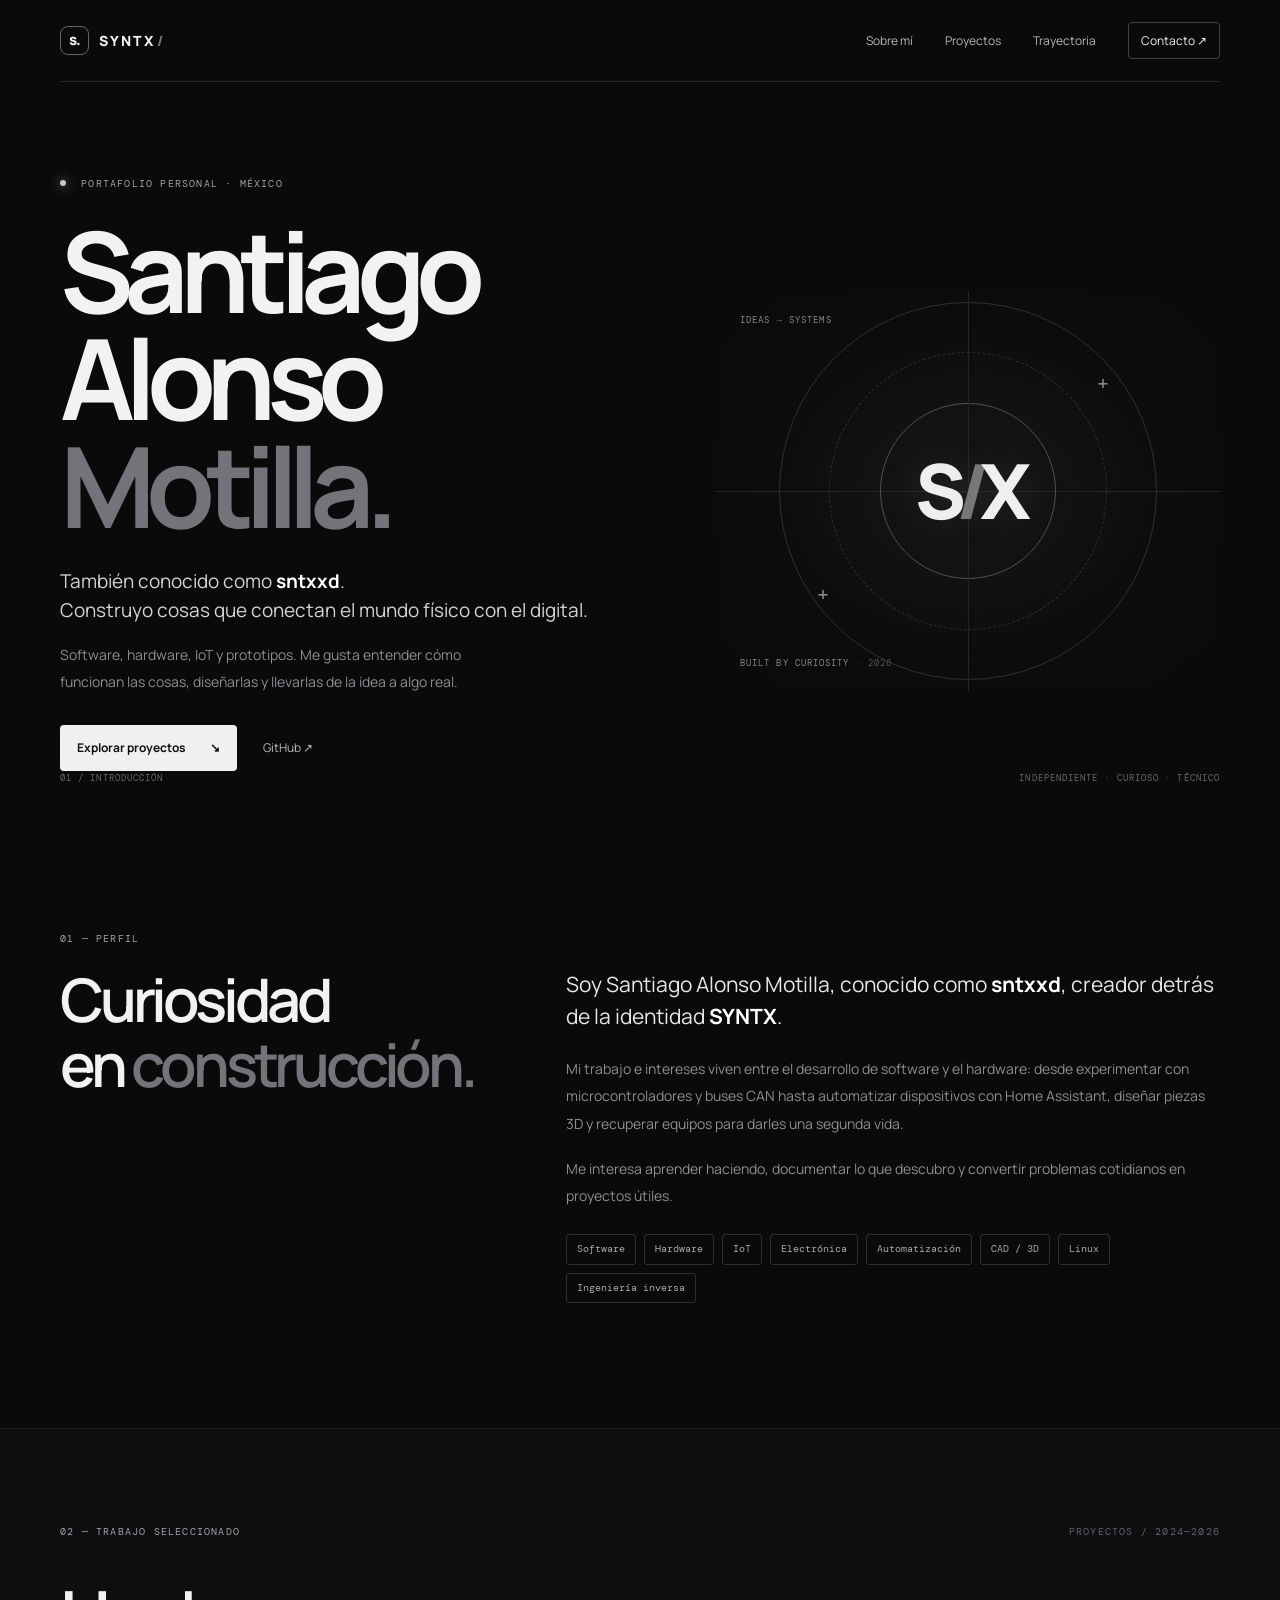
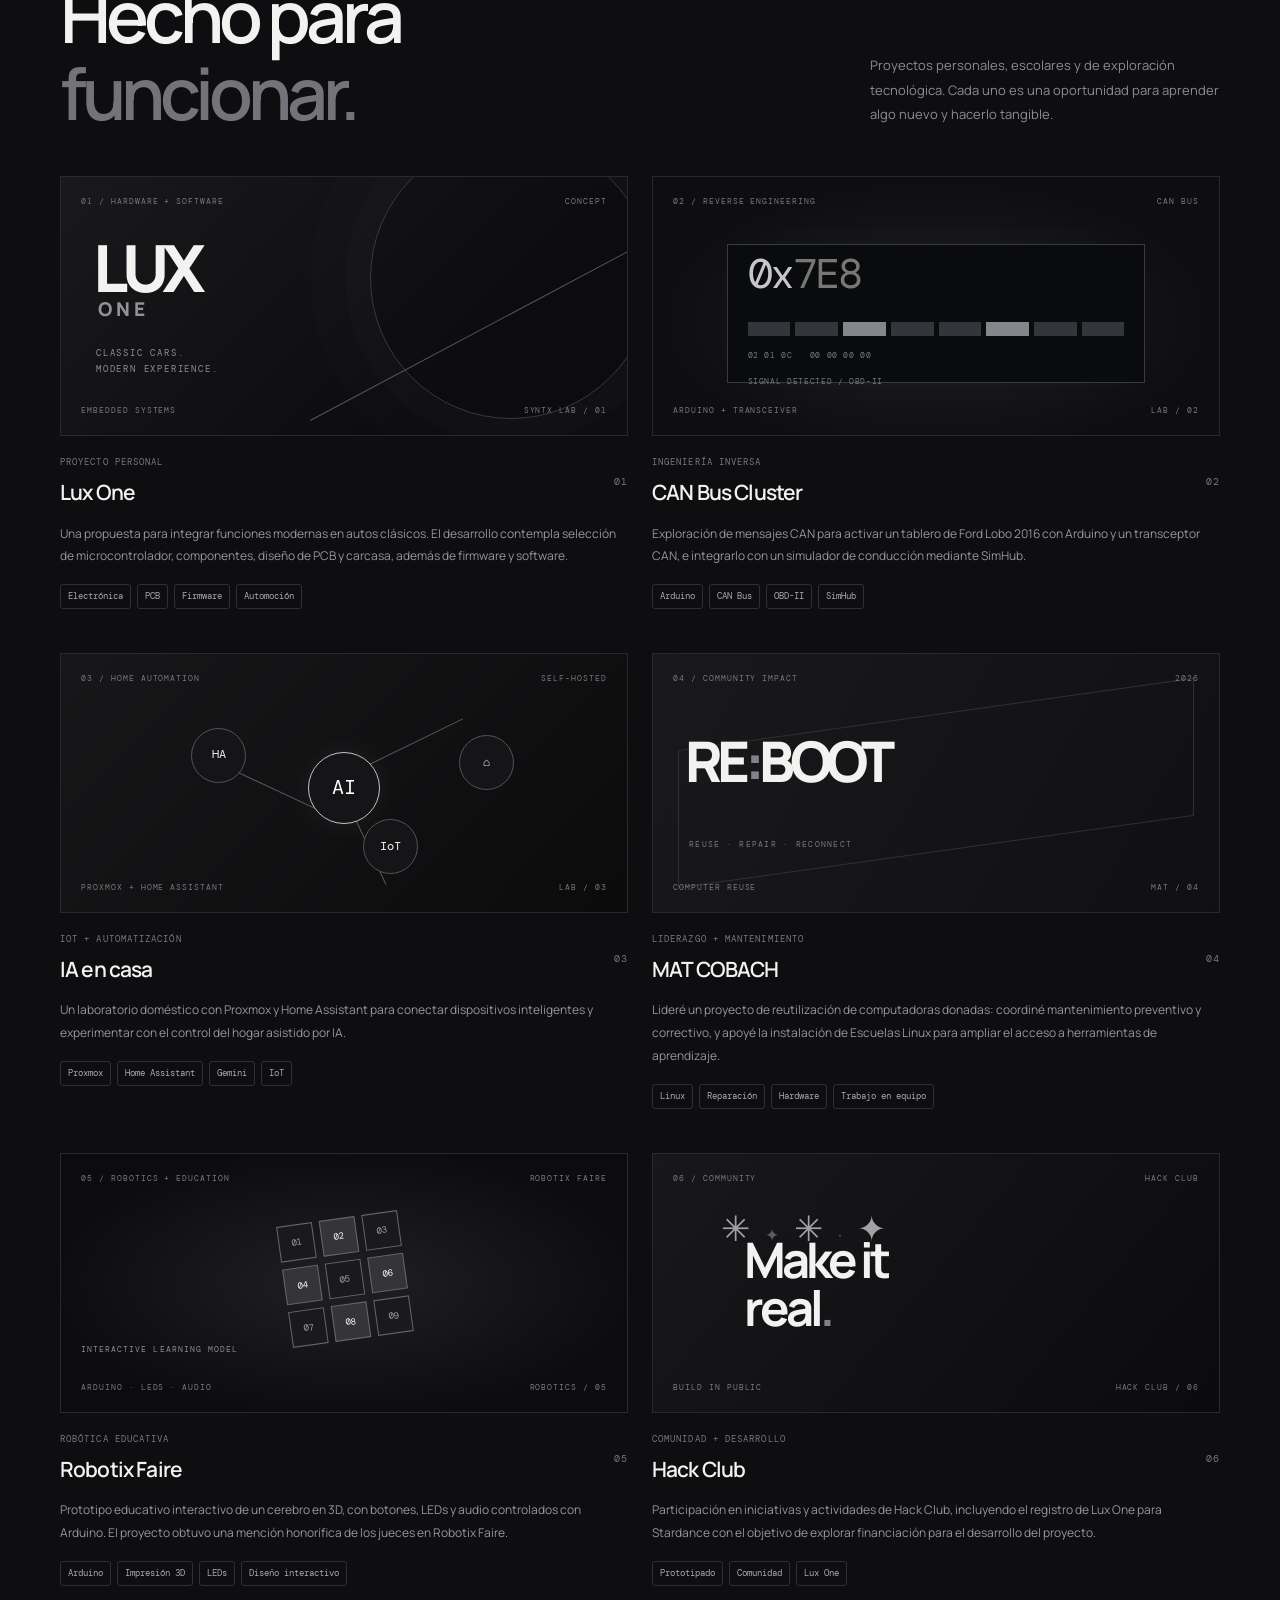
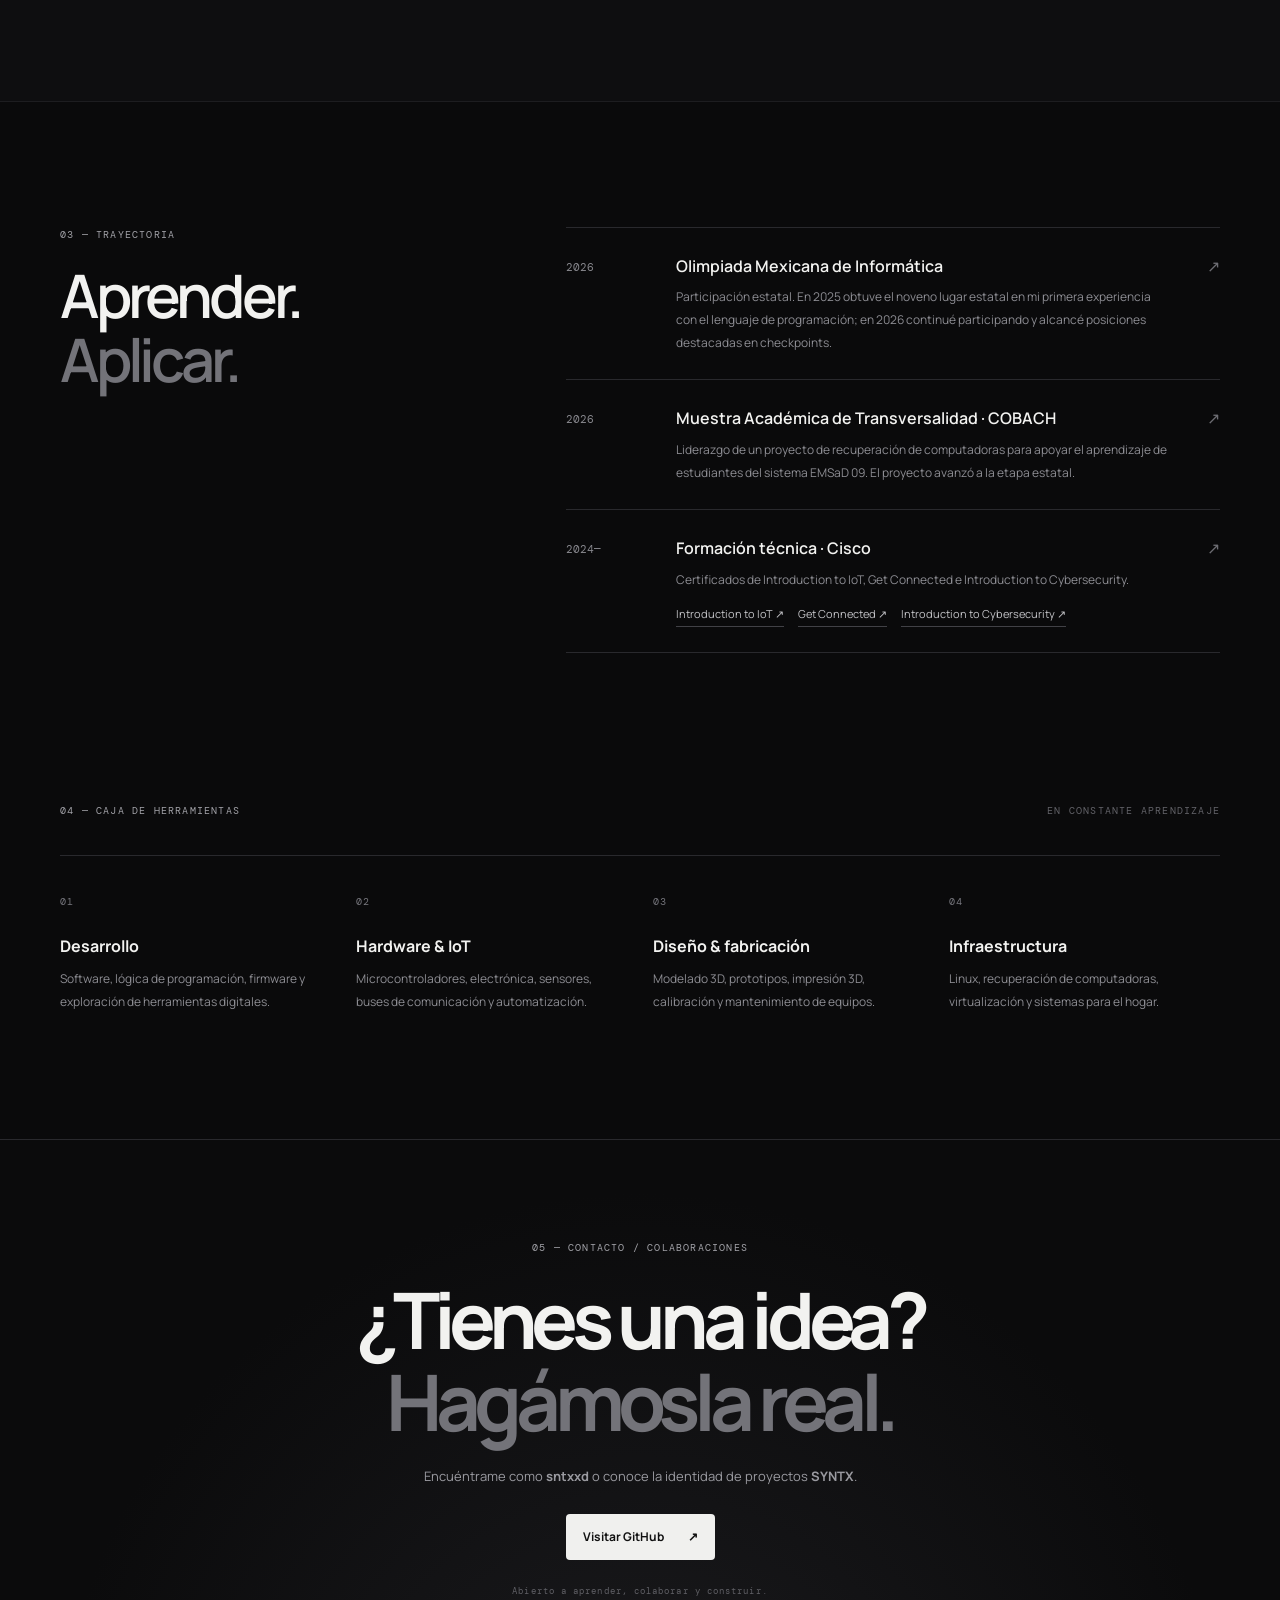
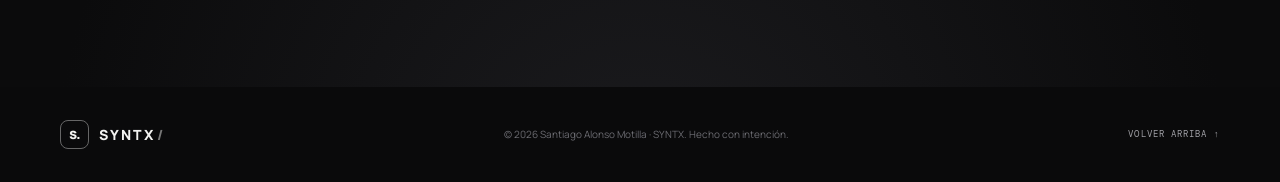
<file: index.html>
<!doctype html>
<html lang="es-MX">
<head>
  <meta charset="utf-8">
  <meta name="viewport" content="width=device-width, initial-scale=1">
  <meta name="theme-color" content="#0a0a0b">
  <meta name="color-scheme" content="dark">
  <title>Santiago Alonso Motilla (@sntxxd) | SYNTX — Portafolio tecnológico</title>
  <meta name="description" content="Portafolio de Santiago Alonso Motilla, conocido como sntxxd y creador de SYNTX. Proyectos de software, hardware, IoT, electrónica, automatización, impresión 3D e ingeniería inversa en México.">
  <meta name="keywords" content="Santiago Alonso Motilla, Santiago Alonso Motilla México, sntxxd, SYNTX, Santiago Alonso desarrollador, portafolio tecnológico, software, hardware, IoT, electrónica, automatización, impresión 3D, ingeniería inversa, Lux One, Hack Club, Olimpiada Mexicana de Informática">
  <meta name="author" content="Santiago Alonso Motilla">
  <link rel="canonical" href="https://sntxxd.github.io/">
  <meta property="og:url" content="https://sntxxd.github.io/">
  <meta name="robots" content="index, follow, max-image-preview:large">
  <meta property="og:type" content="website">
  <meta property="og:locale" content="es_MX">
  <meta property="og:title" content="Santiago Alonso Motilla (@sntxxd) | SYNTX">
  <meta property="og:description" content="Portafolio de Santiago Alonso Motilla, conocido como sntxxd y creador de SYNTX. Proyectos de software, hardware, IoT y prototipado.">
  <meta property="og:image" content="assets/mat-cobach.jpg">
  <meta name="twitter:card" content="summary_large_image">
  <link rel="icon" href="favicon.svg" type="image/svg+xml">
  <link rel="stylesheet" href="styles.css">
  <script type="application/ld+json">
  {
    "@context": "https://schema.org",
    "@graph": [
      {
        "@type": "Person",
        "@id": "https://sntxxd.github.io/#santiago-alonso-motilla",
        "name": "Santiago Alonso Motilla",
        "alternateName": ["sntxxd", "SNTXXD", "Santiago Alonso"],
        "url": "https://sntxxd.github.io/",
        "mainEntityOfPage": "https://sntxxd.github.io/",
        "description": "Santiago Alonso Motilla, conocido como sntxxd, es un creador tecnológico de México. Su portafolio reúne proyectos de software, hardware, IoT, electrónica, automatización, impresión 3D e ingeniería inversa.",
        "disambiguatingDescription": "Portafolio tecnológico personal de Santiago Alonso Motilla (sntxxd), asociado a la marca de proyectos SYNTX.",
        "knowsAbout": ["Desarrollo de software", "Hardware", "Internet of Things", "Electrónica", "Automatización", "Impresión 3D", "Diseño 3D", "Ingeniería inversa", "Ciberseguridad", "Linux", "Home Assistant"],
        "sameAs": ["https://github.com/sntxxd"],
        "worksFor": {"@id": "https://sntxxd.github.io/#syntx"}
      },
      {
        "@type": "Organization",
        "@id": "https://sntxxd.github.io/#syntx",
        "name": "SYNTX",
        "url": "https://sntxxd.github.io/",
        "description": "Identidad de proyectos tecnológicos de Santiago Alonso Motilla (sntxxd).",
        "founder": {"@id": "https://sntxxd.github.io/#santiago-alonso-motilla"}
      }
    ]
  }
  </script>
</head>
<body>
  <a class="skip-link" href="#contenido">Saltar al contenido</a>
  <header class="topbar wrap">
    <a class="brand" href="#inicio" aria-label="SYNTX, inicio"><span class="brand-mark">s.</span><span>SYNTX<span class="brand-dot">/</span></span></a>
    <nav aria-label="Navegación principal">
      <a href="#sobre-mi">Sobre mí</a><a href="#proyectos">Proyectos</a><a href="#trayectoria">Trayectoria</a><a href="#contacto" class="nav-contact">Contacto <span aria-hidden="true">↗</span></a>
    </nav>
  </header>

  <main id="contenido">
    <section class="hero wrap" id="inicio">
      <div class="hero-copy">
        <p class="eyebrow"><span class="status-dot"></span> PORTAFOLIO PERSONAL · MÉXICO</p>
        <h1>Santiago Alonso<br><span>Motilla.</span></h1>
        <p class="hero-subtitle">También conocido como <strong>sntxxd</strong>.<br>Construyo cosas que conectan el mundo físico con el digital.</p>
        <p class="hero-description">Software, hardware, IoT y prototipos. Me gusta entender cómo funcionan las cosas, diseñarlas y llevarlas de la idea a algo real.</p>
        <div class="hero-actions"><a class="button button-light" href="#proyectos">Explorar proyectos <span aria-hidden="true">↘</span></a><a class="text-link" href="https://github.com/sntxxd" target="_blank" rel="me noopener noreferrer">GitHub <span aria-hidden="true">↗</span></a></div>
      </div>
      <div class="hero-art" aria-label="Identidad visual de SYNTX" role="img">
        <div class="orbit orbit-one"></div><div class="orbit orbit-two"></div><div class="orbit orbit-three"></div>
        <div class="hero-monogram">S<span>/</span>X</div><div class="art-label label-top">IDEAS → SYSTEMS</div><div class="art-label label-bottom">BUILT BY CURIOSITY<span> · 2026</span></div><div class="crosshair crosshair-a">+</div><div class="crosshair crosshair-b">+</div>
      </div>
      <div class="hero-index"><span>01 / INTRODUCCIÓN</span><span>INDEPENDIENTE · CURIOSO · TÉCNICO</span></div>
    </section>

    <section class="section wrap" id="sobre-mi">
      <div class="section-heading"><p class="eyebrow">01 — PERFIL</p><h2>Curiosidad<br>en <span>construcción.</span></h2></div>
      <div class="about-content"><p class="lead">Soy Santiago Alonso Motilla, conocido como <strong>sntxxd</strong>, creador detrás de la identidad <strong>SYNTX</strong>.</p><p>Mi trabajo e intereses viven entre el desarrollo de software y el hardware: desde experimentar con microcontroladores y buses CAN hasta automatizar dispositivos con Home Assistant, diseñar piezas 3D y recuperar equipos para darles una segunda vida.</p><p>Me interesa aprender haciendo, documentar lo que descubro y convertir problemas cotidianos en proyectos útiles.</p><div class="skill-tags"><span>Software</span><span>Hardware</span><span>IoT</span><span>Electrónica</span><span>Automatización</span><span>CAD / 3D</span><span>Linux</span><span>Ingeniería inversa</span></div></div>
    </section>

    <section class="section projects-section" id="proyectos">
      <div class="wrap">
        <div class="section-topline"><p class="eyebrow">02 — TRABAJO SELECCIONADO</p><span class="muted">PROYECTOS / 2024—2026</span></div>
        <div class="projects-intro"><h2>Hecho para<br><span>funcionar.</span></h2><p>Proyectos personales, escolares y de exploración tecnológica. Cada uno es una oportunidad para aprender algo nuevo y hacerlo tangible.</p></div>
        <div class="project-grid">
          <article class="project-card project-featured"><div class="project-visual lux-visual"><div class="visual-top"><span>01 / HARDWARE + SOFTWARE</span><span>CONCEPT</span></div><div class="lux-wordmark">LUX<span>ONE</span></div><div class="lux-line"></div><p>CLASSIC CARS.<br>MODERN EXPERIENCE.</p><div class="visual-bottom"><span>EMBEDDED SYSTEMS</span><span>SYNTX LAB / 01</span></div></div><div class="project-meta"><div><p class="project-type">PROYECTO PERSONAL</p><h3>Lux One</h3></div><span class="project-number">01</span></div><p>Una propuesta para integrar funciones modernas en autos clásicos. El desarrollo contempla selección de microcontrolador, componentes, diseño de PCB y carcasa, además de firmware y software.</p><div class="project-tags"><span>Electrónica</span><span>PCB</span><span>Firmware</span><span>Automoción</span></div></article>
          <article class="project-card"><div class="project-visual can-visual"><div class="visual-top"><span>02 / REVERSE ENGINEERING</span><span>CAN BUS</span></div><div class="can-screen"><div class="can-big">0x<span>7E8</span></div><div class="can-row"><i></i><i></i><i></i><i></i><i></i><i></i><i></i><i></i></div><div class="can-data">02 01 0C&nbsp;&nbsp; 00 00 00 00</div><div class="can-caption">SIGNAL DETECTED / OBD-II</div></div><div class="visual-bottom"><span>ARDUINO + TRANSCEIVER</span><span>LAB / 02</span></div></div><div class="project-meta"><div><p class="project-type">INGENIERÍA INVERSA</p><h3>CAN Bus Cluster</h3></div><span class="project-number">02</span></div><p>Exploración de mensajes CAN para activar un tablero de Ford Lobo 2016 con Arduino y un transceptor CAN, e integrarlo con un simulador de conducción mediante SimHub.</p><div class="project-tags"><span>Arduino</span><span>CAN Bus</span><span>OBD-II</span><span>SimHub</span></div></article>
          <article class="project-card"><div class="project-visual home-visual"><div class="visual-top"><span>03 / HOME AUTOMATION</span><span>SELF-HOSTED</span></div><div class="home-diagram"><div class="node node-main">AI</div><div class="node node-a">HA</div><div class="node node-b">⌂</div><div class="node node-c">IoT</div><div class="wire wire-a"></div><div class="wire wire-b"></div><div class="wire wire-c"></div></div><div class="visual-bottom"><span>PROXMOX + HOME ASSISTANT</span><span>LAB / 03</span></div></div><div class="project-meta"><div><p class="project-type">IOT + AUTOMATIZACIÓN</p><h3>IA en casa</h3></div><span class="project-number">03</span></div><p>Un laboratorio doméstico con Proxmox y Home Assistant para conectar dispositivos inteligentes y experimentar con el control del hogar asistido por IA.</p><div class="project-tags"><span>Proxmox</span><span>Home Assistant</span><span>Gemini</span><span>IoT</span></div></article>
          <article class="project-card"><div class="project-visual refurb-visual"><div class="visual-top"><span>04 / COMMUNITY IMPACT</span><span>2026</span></div><div class="refurb-type">RE<span>:</span>BOOT</div><div class="refurb-sub">REUSE · REPAIR · RECONNECT</div><div class="visual-bottom"><span>COMPUTER REUSE</span><span>MAT / 04</span></div></div><div class="project-meta"><div><p class="project-type">LIDERAZGO + MANTENIMIENTO</p><h3>MAT COBACH</h3></div><span class="project-number">04</span></div><p>Lideré un proyecto de reutilización de computadoras donadas: coordiné mantenimiento preventivo y correctivo, y apoyé la instalación de Escuelas Linux para ampliar el acceso a herramientas de aprendizaje.</p><div class="project-tags"><span>Linux</span><span>Reparación</span><span>Hardware</span><span>Trabajo en equipo</span></div></article>
          <article class="project-card"><div class="project-visual robot-visual"><div class="visual-top"><span>05 / ROBOTICS + EDUCATION</span><span>ROBOTIX FAIRE</span></div><div class="brain-grid"><span>01</span><span>02</span><span>03</span><span>04</span><span>05</span><span>06</span><span>07</span><span>08</span><span>09</span></div><div class="robot-caption">INTERACTIVE LEARNING MODEL</div><div class="visual-bottom"><span>ARDUINO · LEDS · AUDIO</span><span>ROBOTICS / 05</span></div></div><div class="project-meta"><div><p class="project-type">ROBÓTICA EDUCATIVA</p><h3>Robotix Faire</h3></div><span class="project-number">05</span></div><p>Prototipo educativo interactivo de un cerebro en 3D, con botones, LEDs y audio controlados con Arduino. El proyecto obtuvo una mención honorífica de los jueces en Robotix Faire.</p><div class="project-tags"><span>Arduino</span><span>Impresión 3D</span><span>LEDs</span><span>Diseño interactivo</span></div></article>
          <article class="project-card"><div class="project-visual stardance-visual"><div class="visual-top"><span>06 / COMMUNITY</span><span>HACK CLUB</span></div><div class="starfield">✳<span>✦</span>✳<span>·</span>✦</div><div class="stardance-title">Make it<br>real<span>.</span></div><div class="visual-bottom"><span>BUILD IN PUBLIC</span><span>HACK CLUB / 06</span></div></div><div class="project-meta"><div><p class="project-type">COMUNIDAD + DESARROLLO</p><h3>Hack Club</h3></div><span class="project-number">06</span></div><p>Participación en iniciativas y actividades de Hack Club, incluyendo el registro de Lux One para Stardance con el objetivo de explorar financiación para el desarrollo del proyecto.</p><div class="project-tags"><span>Prototipado</span><span>Comunidad</span><span>Lux One</span></div></article>
        </div>
      </div>
    </section>

    <section class="section wrap" id="trayectoria">
      <div class="section-heading"><p class="eyebrow">03 — TRAYECTORIA</p><h2>Aprender.<br><span>Aplicar.</span></h2></div>
      <div class="timeline">
        <article class="timeline-item"><time>2026</time><div><h3>Olimpiada Mexicana de Informática</h3><p>Participación estatal. En 2025 obtuve el noveno lugar estatal en mi primera experiencia con el lenguaje de programación; en 2026 continué participando y alcancé posiciones destacadas en checkpoints.</p></div><span class="timeline-mark">↗</span></article>
        <article class="timeline-item"><time>2026</time><div><h3>Muestra Académica de Transversalidad · COBACH</h3><p>Liderazgo de un proyecto de recuperación de computadoras para apoyar el aprendizaje de estudiantes del sistema EMSaD 09. El proyecto avanzó a la etapa estatal.</p></div><span class="timeline-mark">↗</span></article>
        <article class="timeline-item"><time>2024—</time><div><h3>Formación técnica · Cisco</h3><p>Certificados de Introduction to IoT, Get Connected e Introduction to Cybersecurity.</p><div class="certificate-links"><a href="assets/certificates/cisco-introduction-to-iot.pdf" target="_blank" rel="noopener">Introduction to IoT ↗</a><a href="assets/certificates/cisco-get-connected.pdf" target="_blank" rel="noopener">Get Connected ↗</a><a href="assets/certificates/cisco-introduction-to-cybersecurity.pdf" target="_blank" rel="noopener">Introduction to Cybersecurity ↗</a></div></div><span class="timeline-mark">↗</span></article>
      </div>
    </section>

    <section class="section wrap capabilities" id="enfoque"><div class="section-topline"><p class="eyebrow">04 — CAJA DE HERRAMIENTAS</p><span class="muted">EN CONSTANTE APRENDIZAJE</span></div><div class="capability-grid"><div><span class="cap-number">01</span><h3>Desarrollo</h3><p>Software, lógica de programación, firmware y exploración de herramientas digitales.</p></div><div><span class="cap-number">02</span><h3>Hardware & IoT</h3><p>Microcontroladores, electrónica, sensores, buses de comunicación y automatización.</p></div><div><span class="cap-number">03</span><h3>Diseño & fabricación</h3><p>Modelado 3D, prototipos, impresión 3D, calibración y mantenimiento de equipos.</p></div><div><span class="cap-number">04</span><h3>Infraestructura</h3><p>Linux, recuperación de computadoras, virtualización y sistemas para el hogar.</p></div></div></section>

    <section class="contact-section" id="contacto"><div class="wrap contact-inner"><p class="eyebrow">05 — CONTACTO / COLABORACIONES</p><h2>¿Tienes una idea?<br><span>Hagámosla real.</span></h2><p>Encuéntrame como <strong>sntxxd</strong> o conoce la identidad de proyectos <strong>SYNTX</strong>.</p><a class="button button-light" href="https://github.com/sntxxd" target="_blank" rel="me noopener noreferrer">Visitar GitHub <span aria-hidden="true">↗</span></a><p class="contact-note">Abierto a aprender, colaborar y construir.</p></div></section>
  </main>
  <footer class="footer wrap"><a class="brand" href="#inicio"><span class="brand-mark">s.</span><span>SYNTX<span class="brand-dot">/</span></span></a><p>© <span id="year">2026</span> Santiago Alonso Motilla · SYNTX. Hecho con intención.</p><a href="#inicio" class="back-top">VOLVER ARRIBA ↑</a></footer>
  <script src="script.js" defer></script>
</body>
</html>
</file>
<file: styles.css>
@import url('https://fonts.googleapis.com/css2?family=DM+Mono:wght@400;500&family=Manrope:wght@400;500;600;700;800&display=swap');
:root{--bg:#0a0a0b;--panel:#111113;--panel2:#161618;--line:#29292d;--text:#f2f2f0;--muted:#8d8d93;--soft:#b8b8bc;--white:#fff;--mono:'DM Mono',monospace;--sans:'Manrope',Arial,sans-serif;--max:1160px}*{box-sizing:border-box}html{scroll-behavior:smooth;scroll-padding-top:88px}body{margin:0;background:var(--bg);color:var(--text);font-family:var(--sans);line-height:1.65;-webkit-font-smoothing:antialiased}a{color:inherit;text-decoration:none}a:focus-visible{outline:2px solid #fff;outline-offset:5px}.wrap{width:min(var(--max),calc(100% - 64px));margin-inline:auto}.skip-link{position:absolute;left:-9999px;top:0;background:#fff;color:#000;padding:10px}.skip-link:focus{left:12px;z-index:100}.topbar{height:82px;display:flex;align-items:center;justify-content:space-between;border-bottom:1px solid var(--line)}.brand{display:inline-flex;align-items:center;gap:10px;font-weight:800;letter-spacing:.14em;font-size:14px}.brand-mark{display:grid;place-items:center;width:29px;height:29px;border:1px solid #666;border-radius:8px;font-size:15px;letter-spacing:-.08em}.brand-dot{color:#777;margin-left:2px}.topbar nav{display:flex;align-items:center;gap:32px;font-size:12px;color:var(--soft)}.topbar nav a{transition:color .2s}.topbar nav a:hover,.text-link:hover,.certificate-links a:hover{color:#fff}.topbar .nav-contact{border:1px solid #404044;border-radius:4px;padding:8px 12px;color:var(--text)}.hero{min-height:610px;padding-top:94px;position:relative;display:grid;grid-template-columns:1.1fr .9fr;align-items:center;gap:40px}.hero-copy{position:relative;z-index:2;padding-bottom:35px}.eyebrow,.muted,.hero-index,.art-label,.visual-top,.visual-bottom,.project-type,.project-number,.cap-number,.back-top,.contact-note{font-family:var(--mono);font-size:10px;letter-spacing:.12em}.eyebrow{color:#a2a2a8;margin:0 0 24px}.status-dot{display:inline-block;width:6px;height:6px;border-radius:50%;background:#c9c9cb;margin:0 8px 1px 0;box-shadow:0 0 12px #aaa}.hero h1{font-size:clamp(64px,9vw,112px);letter-spacing:-.085em;line-height:.96;margin:0 0 28px;font-weight:700}.hero h1 span,.section h2 span,.contact-inner h2 span{color:#737379}.hero-subtitle{font-size:19px;line-height:1.55;color:#d4d4d7;margin:0 0 16px}.hero-subtitle strong{color:#fff}.hero-description{max-width:440px;color:var(--muted);font-size:14px;line-height:1.9;margin:0}.hero-actions{display:flex;align-items:center;gap:26px;margin-top:30px}.button{display:inline-flex;align-items:center;gap:24px;padding:13px 17px;border-radius:4px;font-size:12px;font-weight:700;transition:transform .2s,background .2s}.button:hover{transform:translateY(-2px)}.button-light{background:#f0f0ee;color:#111}.button-light:hover{background:#fff}.text-link{font-size:12px;color:#b9b9bd}.hero-art{height:400px;position:relative;display:grid;place-items:center;overflow:hidden;background:radial-gradient(ellipse at center,#171719 0%,#0c0c0d 60%,#0a0a0b 100%)}.hero-art:before,.hero-art:after{content:'';position:absolute;background:#252529}.hero-art:before{height:1px;left:0;right:0;top:50%}.hero-art:after{width:1px;top:0;bottom:0;left:50%}.orbit{position:absolute;border:1px solid #303034;border-radius:50%;aspect-ratio:1}.orbit-one{width:75%}.orbit-two{width:55%;border-style:dashed;animation:spin 70s linear infinite}.orbit-three{width:35%;border-color:#515156}.hero-monogram{font-size:76px;letter-spacing:-.13em;font-weight:800;z-index:1;color:#efefef;text-shadow:0 0 45px #aaa2}.hero-monogram span{color:#777}.art-label{position:absolute;color:#888;z-index:2;font-size:9px}.label-top{top:22px;left:24px}.label-bottom{bottom:20px;left:24px}.label-bottom span{color:#555}.crosshair{position:absolute;color:#8a8a90;font-family:var(--mono);font-size:20px}.crosshair-a{top:19%;right:22%}.crosshair-b{bottom:20%;left:20%}.hero-index{position:absolute;bottom:20px;left:0;right:0;display:flex;justify-content:space-between;color:#68686e;font-size:9px}.section{padding-top:125px;padding-bottom:125px;display:grid;grid-template-columns:.8fr 1.2fr;gap:70px}.section-heading h2,.projects-intro h2{font-size:clamp(40px,5vw,60px);letter-spacing:-.07em;line-height:1.07;margin:0;font-weight:600}.section-heading .eyebrow{margin-bottom:20px}.about-content{padding-top:37px;max-width:660px}.about-content p{color:var(--muted);font-size:14px;line-height:1.95;margin:0 0 18px}.about-content .lead{font-size:21px;line-height:1.55;color:#e7e7e9;margin-bottom:22px}.about-content strong{color:#fff}.skill-tags,.project-tags{display:flex;flex-wrap:wrap;gap:8px;margin-top:25px}.skill-tags span,.project-tags span{border:1px solid #303034;border-radius:3px;padding:6px 10px;font-family:var(--mono);font-size:10px;color:#a9a9af}.projects-section{display:block;padding-top:95px;padding-bottom:115px;background:#0e0e10;border-top:1px solid #1d1d20;border-bottom:1px solid #1d1d20}.section-topline{display:flex;justify-content:space-between;align-items:center;margin-bottom:36px}.section-topline .eyebrow{margin:0}.muted{color:#626268}.projects-intro{display:flex;justify-content:space-between;align-items:end;gap:40px;margin-bottom:45px}.projects-intro h2{font-size:clamp(48px,6vw,72px)}.projects-intro p{max-width:350px;color:var(--muted);font-size:13px;line-height:1.9;margin:0 0 4px}.project-grid{display:grid;grid-template-columns:repeat(2,minmax(0,1fr));gap:44px 24px}.project-card{min-width:0}.project-visual{height:260px;background:#141416;border:1px solid #29292d;position:relative;overflow:hidden;padding:18px 20px;display:flex;flex-direction:column;justify-content:space-between}.visual-top,.visual-bottom{display:flex;justify-content:space-between;gap:10px;color:#77777f;font-size:8px;position:relative;z-index:2}.lux-visual{background:linear-gradient(135deg,#19191b,#0c0c0e 72%)}.lux-visual:before{content:'';position:absolute;width:280px;height:280px;border:1px solid #3a3a3e;border-radius:50%;right:-25px;top:-40px;box-shadow:0 0 0 25px #ffffff03,0 0 0 60px #ffffff02}.lux-wordmark{font-size:65px;font-weight:800;letter-spacing:-.1em;margin-left:12px;line-height:1}.lux-wordmark span{font-size:19px;letter-spacing:.2em;display:block;color:#929298;margin-left:5px}.lux-visual>p{font-family:var(--mono);font-size:9px;letter-spacing:.2em;line-height:1.8;color:#8e8e94;margin:0 0 0 15px}.lux-line{position:absolute;left:40%;right:-10%;height:1px;top:58%;background:#55555b;transform:rotate(-28deg)}.project-meta{display:flex;align-items:center;justify-content:space-between;margin-top:19px}.project-type{color:#77777f;font-size:9px;margin:0 0 5px}.project-meta h3{font-size:21px;letter-spacing:-.04em;margin:0;font-weight:600}.project-number{color:#777;font-size:10px}.project-card>p{font-size:12px;line-height:1.9;color:#96969d;margin:13px 0 0}.project-tags{margin-top:16px;gap:6px}.project-tags span{font-size:9px;padding:4px 7px}.can-visual{background:radial-gradient(ellipse at 50% 55%,#1c1d20,#0e0e10 70%)}.can-screen{position:absolute;left:13%;right:13%;top:26%;bottom:20%;border:1px solid #393a3e;background:#0a0b0c;padding:20px;display:flex;flex-direction:column;justify-content:center;gap:13px;box-shadow:0 0 35px #ffffff05}.can-big{font-family:var(--mono);font-size:42px;letter-spacing:-.06em;color:#c7c7cb}.can-big span{color:#777}.can-row{display:flex;gap:5px}.can-row i{height:14px;flex:1;background:#34353a}.can-row i:nth-child(3n){background:#85858c}.can-data,.can-caption{font-family:var(--mono);font-size:8px;color:#77777e;letter-spacing:.08em}.home-visual{background:linear-gradient(135deg,#171719,#0b0b0c)}.home-diagram{position:absolute;inset:40px 0 30px;display:grid;place-items:center}.node{position:absolute;width:55px;height:55px;border:1px solid #535359;border-radius:50%;display:grid;place-items:center;background:#151517;font-family:var(--mono);font-size:12px;z-index:2}.node-main{width:72px;height:72px;border-color:#c3c3c7;color:#fff;font-size:20px;box-shadow:0 0 30px #ffffff10}.node-a{top:18%;left:23%}.node-b{top:22%;right:20%}.node-c{bottom:4%;right:37%}.wire{position:absolute;height:1px;background:#55555b;transform-origin:left center}.wire-a{width:115px;top:41%;left:31%;transform:rotate(25deg)}.wire-b{width:120px;top:41%;left:52%;transform:rotate(-26deg)}.wire-c{width:85px;top:60%;left:51%;transform:rotate(65deg)}.refurb-visual{background:linear-gradient(120deg,#19191b,#101012)}.refurb-visual:after{content:'';position:absolute;inset:60px 25px;border:1px solid #303035;transform:skewY(-8deg)}.refurb-type{font-size:56px;font-weight:800;letter-spacing:-.1em;z-index:1;margin-left:12px}.refurb-type span,.stardance-title span{color:#818187}.refurb-sub{font-family:var(--mono);font-size:8px;letter-spacing:.16em;color:#77777f;z-index:1;margin-left:16px}.robot-visual{background:radial-gradient(ellipse at center,#202023,#0c0c0e 75%)}.brain-grid{display:grid;grid-template-columns:repeat(3,36px);gap:7px;align-self:center;position:absolute;top:25%;left:calc(50% - 60px);transform:rotate(-8deg)}.brain-grid span{width:36px;height:36px;border:1px solid #66666c;display:grid;place-items:center;font-family:var(--mono);font-size:9px;color:#a4a4aa;background:#1a1a1d}.brain-grid span:nth-child(2n){background:#343439;color:#fff}.robot-caption{position:absolute;left:20px;bottom:56px;font-family:var(--mono);font-size:8px;letter-spacing:.13em;color:#8b8b91}.stardance-visual{background:linear-gradient(130deg,#18181b,#0b0b0d)}.starfield{position:absolute;left:12%;top:18%;font-size:35px;color:#a1a1a6;letter-spacing:15px}.starfield span{font-size:17px;color:#5b5b62}.stardance-title{position:absolute;top:32%;left:16%;font-size:49px;line-height:.98;letter-spacing:-.08em;font-weight:700}.timeline{border-top:1px solid var(--line)}.timeline-item{display:grid;grid-template-columns:90px 1fr 30px;gap:20px;padding:25px 0;border-bottom:1px solid var(--line);align-items:start}.timeline-item time{font-family:var(--mono);font-size:11px;color:#88888e;padding-top:5px}.timeline-item h3{font-size:16px;margin:0 0 7px;font-weight:600}.timeline-item p{color:var(--muted);font-size:12px;line-height:1.9;margin:0;max-width:650px}.timeline-mark{color:#6d6d73;text-align:right}.certificate-links{display:flex;flex-wrap:wrap;gap:14px;margin-top:13px}.certificate-links a{font-size:11px;color:#c2c2c6;border-bottom:1px solid #414146;padding-bottom:3px}.capabilities{display:block;padding-top:25px;padding-bottom:125px}.capability-grid{display:grid;grid-template-columns:repeat(4,1fr);gap:25px;border-top:1px solid var(--line);padding-top:30px}.capability-grid>div{padding-right:10px}.cap-number{color:#77777e}.capability-grid h3{font-size:16px;margin:20px 0 9px}.capability-grid p{font-size:12px;color:var(--muted);line-height:1.9;margin:0}.contact-section{border-top:1px solid #29292d;background:radial-gradient(ellipse at 50% 120%,#1b1b1e,#0b0b0c 65%);padding:100px 0 88px;text-align:center}.contact-inner h2{font-size:clamp(43px,7vw,78px);letter-spacing:-.08em;line-height:1.05;margin:0 0 23px}.contact-inner>p:not(.eyebrow):not(.contact-note){color:#9a9aa0;font-size:13px;margin:0 auto 27px}.contact-inner .eyebrow{margin-bottom:23px}.contact-note{color:#606066;margin:24px 0 0;font-size:9px}.footer{min-height:95px;display:flex;align-items:center;justify-content:space-between;gap:20px}.footer p{font-size:10px;color:#6c6c72}.back-top{font-size:9px;color:#a0a0a6}@keyframes spin{to{transform:rotate(360deg)}}@media(max-width:760px){.wrap{width:min(100% - 36px,var(--max))}.topbar{height:72px}.topbar nav{gap:14px}.topbar nav a{font-size:11px}.topbar nav a:nth-child(2){display:none}.hero{padding-top:65px;min-height:auto;grid-template-columns:1fr;gap:5px;padding-bottom:70px}.hero h1{font-size:clamp(68px,16vw,100px)}.hero-art{height:310px;grid-row:2}.hero-index{bottom:18px}.hero-index span:last-child{display:none}.section{padding-top:85px;padding-bottom:85px;grid-template-columns:1fr;gap:25px}.about-content{padding-top:0}.projects-section{padding-top:70px;padding-bottom:80px}.projects-intro{align-items:start;flex-direction:column;gap:17px}.project-grid{gap:36px 15px}.project-visual{height:220px;padding:14px}.lux-wordmark{font-size:54px}.can-screen{padding:12px;left:8%;right:8%}.can-big{font-size:34px}.refurb-type{font-size:45px}.stardance-title{font-size:42px}.project-meta h3{font-size:18px}.capability-grid{grid-template-columns:repeat(2,1fr);row-gap:35px}.capabilities{padding-bottom:85px}.contact-section{padding:80px 0}.footer{flex-wrap:wrap;padding-block:24px}.footer p{order:3;width:100%;margin:0}.timeline-item{grid-template-columns:65px 1fr 15px;gap:12px}}@media(max-width:480px){.topbar nav{gap:12px}.topbar nav a:first-child{display:none}.topbar .nav-contact{padding:7px 9px}.hero-subtitle{font-size:17px}.hero-art{height:265px}.hero-index{font-size:8px}.project-grid{grid-template-columns:1fr;gap:42px}.project-visual{height:250px}.project-card>p{font-size:13px}.section-topline{align-items:flex-start;gap:15px}.section-topline .muted{font-size:8px;text-align:right}.timeline-item{grid-template-columns:52px 1fr;gap:10px}.timeline-mark{display:none}.timeline-item h3{font-size:14px}.certificate-links{flex-direction:column;align-items:flex-start;gap:9px}.capability-grid{gap:30px 18px}.capability-grid h3{font-size:14px}.capability-grid p{font-size:11px}.footer{gap:12px}.back-top{font-size:8px}}@media(prefers-reduced-motion:reduce){html{scroll-behavior:auto}*,*:before,*:after{animation-duration:.01ms!important;animation-iteration-count:1!important;transition-duration:.01ms!important}}
</file>
